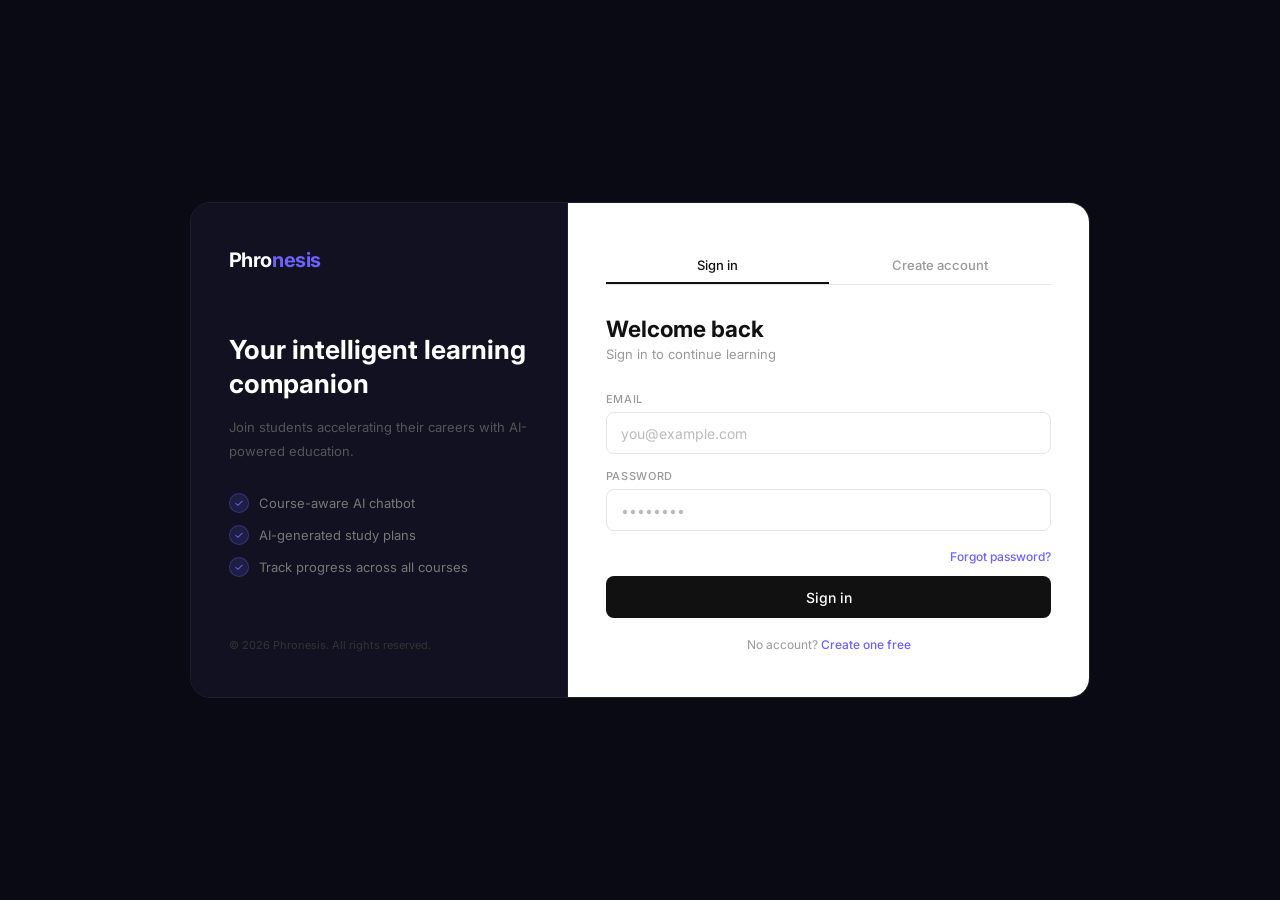
<file: index.html>
<!DOCTYPE html>
<html lang="en">
<head>
  <meta charset="UTF-8"/><meta name="viewport" content="width=device-width, initial-scale=1.0"/>
  <title>Phronesis — Sign in</title>
  <link rel="preconnect" href="https://fonts.googleapis.com"/>
  <link href="https://fonts.googleapis.com/css2?family=Inter:wght@400;500;600;700&display=swap" rel="stylesheet"/>
  <link rel="stylesheet" href="/static/style.css"/>
  <style>
    body{background:#0a0a14;min-height:100vh;display:flex;align-items:center;justify-content:center}
    .auth-wrap{width:100%;max-width:900px;margin:2rem;display:flex;border-radius:20px;overflow:hidden;border:0.5px solid #1e1e2e;animation:fadeUp 0.6s ease forwards}
    .auth-left{width:42%;background:#111122;padding:3rem 2.5rem;display:flex;flex-direction:column;justify-content:space-between;border-right:0.5px solid #1e1e2e}
    .auth-logo{font-size:20px;font-weight:700;color:#fff;letter-spacing:-0.02em}
    .auth-logo span{color:#6c63ff}
    .auth-tagline{flex:1;display:flex;flex-direction:column;justify-content:center;padding:2rem 0}
    .auth-tagline h2{font-size:1.75rem;color:#fff;line-height:1.3;margin-bottom:1rem}
    .auth-tagline p{font-size:13px;color:#555;line-height:1.8;margin-bottom:2rem}
    .feature-list{display:flex;flex-direction:column;gap:12px}
    .feature-item{display:flex;align-items:center;gap:10px;font-size:13px;color:#777}
    .feature-check{width:20px;height:20px;border-radius:50%;background:rgba(108,99,255,0.15);border:0.5px solid rgba(108,99,255,0.3);display:flex;align-items:center;justify-content:center;flex-shrink:0;font-size:11px;color:#6c63ff}
    .auth-left-footer{font-size:11px;color:#333}
    .auth-right{width:58%;background:#fff;padding:3rem 2.5rem;display:flex;flex-direction:column;justify-content:center}
    .tabs{display:flex;border-bottom:0.5px solid var(--border);margin-bottom:2rem}
    .tab-btn{flex:1;padding:0.6rem;font-size:13px;font-weight:500;color:var(--text-muted);background:none;border:none;border-bottom:2px solid transparent;margin-bottom:-0.5px;transition:all 0.2s}
    .tab-btn.active{color:var(--text-primary);border-bottom-color:var(--text-primary)}
    .form-title{font-size:1.5rem;font-weight:700;margin-bottom:0.3rem}
    .form-sub{font-size:13px;color:var(--text-muted);margin-bottom:2rem}
    .form-panel{display:none}.form-panel.active{display:block}
    .form-footer{margin-top:1.25rem;font-size:12px;color:var(--text-muted);text-align:center}
    .form-footer a{color:#6c63ff;font-weight:500;cursor:pointer}
    .error-msg{background:#ffebee;color:#c62828;font-size:12px;padding:10px 14px;border-radius:var(--radius-sm);margin-bottom:1rem;display:none}
    .error-msg.show{display:block}
    .forgot-link{text-align:right;margin-bottom:0.75rem}
    .forgot-link a{font-size:12px;color:#6c63ff;font-weight:500;cursor:pointer}
  </style>
</head>
<body>
  <div class="auth-wrap">
    <div class="auth-left">
      <div class="auth-logo">Phro<span>nesis</span></div>
      <div class="auth-tagline">
        <h2>Your intelligent learning companion</h2>
        <p>Join students accelerating their careers with AI-powered education.</p>
        <div class="feature-list">
          <div class="feature-item"><div class="feature-check">✓</div>Course-aware AI chatbot</div>
          <div class="feature-item"><div class="feature-check">✓</div>AI-generated study plans</div>
          <div class="feature-item"><div class="feature-check">✓</div>Track progress across all courses</div>
        </div>
      </div>
      <div class="auth-left-footer">© 2026 Phronesis. All rights reserved.</div>
    </div>
    <div class="auth-right">
      <div class="tabs">
        <button class="tab-btn active" id="tab-login" onclick="switchTab('login')">Sign in</button>
        <button class="tab-btn" id="tab-register" onclick="switchTab('register')">Create account</button>
      </div>
      <div class="form-panel active" id="panel-login">
        <div class="form-title">Welcome back</div>
        <div class="form-sub">Sign in to continue learning</div>
        <div class="error-msg" id="login-error"></div>
        <div class="field"><label>Email</label><input type="email" id="login-email" placeholder="you@example.com"/></div>
        <div class="field"><label>Password</label><input type="password" id="login-password" placeholder="••••••••"/></div>
        <div class="forgot-link"><a onclick="window.location.href='/forgot'">Forgot password?</a></div>
        <button class="btn btn-dark btn-full" id="login-btn" onclick="handleLogin()">Sign in</button>
        <div class="form-footer">No account? <a onclick="switchTab('register')">Create one free</a></div>
      </div>
      <div class="form-panel" id="panel-register">
        <div class="form-title">Create account</div>
        <div class="form-sub">Start learning in seconds</div>
        <div class="error-msg" id="register-error"></div>
        <div class="field"><label>Full name</label><input type="text" id="reg-name" placeholder="Your name"/></div>
        <div class="field"><label>Email</label><input type="email" id="reg-email" placeholder="you@example.com"/></div>
        <div class="field"><label>Password</label><input type="password" id="reg-password" placeholder="Min. 8 characters"/></div>
        <button class="btn btn-primary btn-full" id="register-btn" onclick="handleRegister()">Create account</button>
        <div class="form-footer">Already have an account? <a onclick="switchTab('login')">Sign in</a></div>
      </div>
    </div>
  </div>
  <script src="/static/app.js"></script>
  <script>
    if (isLoggedIn()) redirectByRole(getUser());
    function switchTab(tab) {
      document.querySelectorAll('.tab-btn').forEach(b=>b.classList.remove('active'));
      document.querySelectorAll('.form-panel').forEach(p=>p.classList.remove('active'));
      document.getElementById('tab-'+tab).classList.add('active');
      document.getElementById('panel-'+tab).classList.add('active');
    }
    function showErr(id,msg){const el=document.getElementById(id);el.textContent=msg;el.classList.add('show')}
    function clearErr(id){document.getElementById(id).classList.remove('show')}
    async function handleLogin(){
      clearErr('login-error');
      const email=document.getElementById('login-email').value.trim();
      const password=document.getElementById('login-password').value;
      const btn=document.getElementById('login-btn');
      if(!email||!password)return showErr('login-error','Please fill in all fields');
      setLoading(btn,true);
      try{const user=await login(email,password);toast('Welcome back, '+user.name+'!');setTimeout(()=>redirectByRole(user),800)}
      catch(err){showErr('login-error',err.message);setLoading(btn,false)}
    }
    async function handleRegister(){
      clearErr('register-error');
      const name=document.getElementById('reg-name').value.trim();
      const email=document.getElementById('reg-email').value.trim();
      const password=document.getElementById('reg-password').value;
      const btn=document.getElementById('register-btn');
      if(!name||!email||!password)return showErr('register-error','Please fill in all fields');
      if(password.length<8)return showErr('register-error','Password must be at least 8 characters');
      setLoading(btn,true);
      try{const user=await register(name,email,password);toast('Account created! Welcome, '+user.name+'!');setTimeout(()=>redirectByRole(user),800)}
      catch(err){showErr('register-error',err.message);setLoading(btn,false)}
    }
    document.addEventListener('keydown',e=>{
      if(e.key!=='Enter')return;
      if(document.getElementById('panel-login').classList.contains('active'))handleLogin();
      else handleRegister();
    });
  </script>
</body>
</html>
</file>
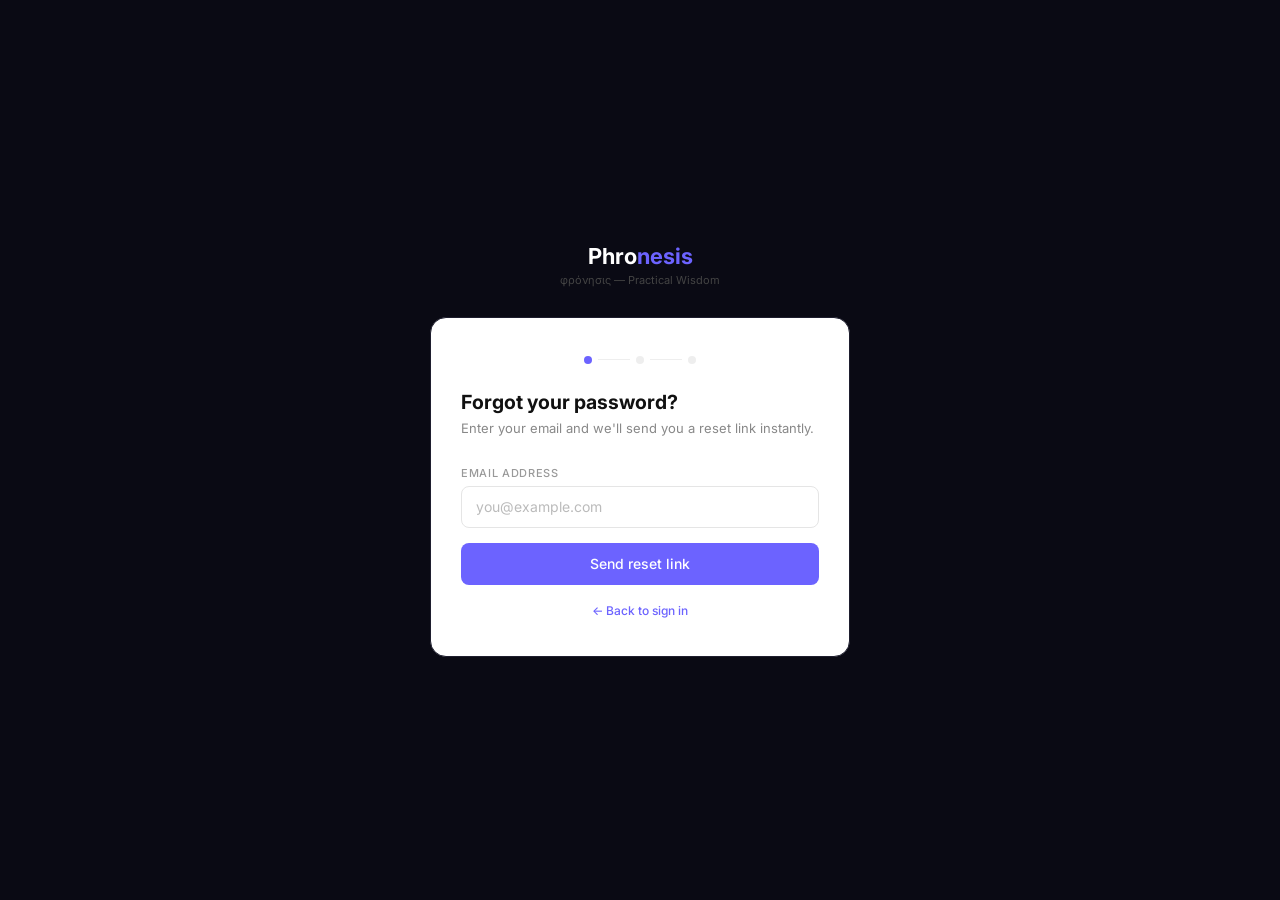
<file: forgot.html>
<!DOCTYPE html>
<html lang="en">
<head>
  <meta charset="UTF-8"/><meta name="viewport" content="width=device-width, initial-scale=1.0"/>
  <title>Phronesis — Forgot Password</title>
  <link rel="preconnect" href="https://fonts.googleapis.com"/>
  <link href="https://fonts.googleapis.com/css2?family=Inter:wght@400;500;600;700&display=swap" rel="stylesheet"/>
  <link rel="stylesheet" href="/static/style.css"/>
  <style>
    body{background:#0a0a14;min-height:100vh;display:flex;align-items:center;justify-content:center}
    .wrap{width:100%;max-width:420px;margin:2rem;animation:fadeUp 0.5s ease forwards}
    .logo{text-align:center;margin-bottom:2rem}
    .logo-text{font-size:22px;font-weight:700;color:#fff}.logo-text span{color:#6c63ff}
    .logo-sub{font-size:11px;color:#444;margin-top:4px}
    .card{background:#fff;border-radius:16px;padding:2.5rem 2rem;border:0.5px solid #1e1e2e}
    .step{display:none}.step.active{display:block}
    .step-title{font-size:1.3rem;font-weight:700;color:#111;margin-bottom:0.3rem}
    .step-sub{font-size:13px;color:#888;margin-bottom:1.75rem;line-height:1.6}
    .error-msg{background:#ffebee;color:#c62828;font-size:12px;padding:10px 14px;border-radius:8px;margin-bottom:1rem;display:none}
    .error-msg.show{display:block}
    .info-box{background:#f4f3ff;border:0.5px solid #d4d0ff;border-radius:10px;padding:14px 16px;margin-bottom:1.5rem}
    .info-box p{font-size:12px;color:#4a43b8;line-height:1.7;margin:0}
    .divider-text{text-align:center;font-size:12px;color:#ccc;margin:1rem 0}
    .back{display:block;text-align:center;margin-top:1.25rem;font-size:12px;color:#888}
    .back a{color:#6c63ff;font-weight:500;cursor:pointer}
    .email-highlight{color:#6c63ff;font-weight:600}
    .steps-indicator{display:flex;align-items:center;justify-content:center;gap:6px;margin-bottom:1.75rem}
    .step-dot{width:8px;height:8px;border-radius:50%;background:#eee;transition:background 0.3s}
    .step-dot.active{background:#6c63ff}
    .step-line{width:32px;height:1px;background:#eee}
  </style>
</head>
<body>
  <div class="wrap">
    <div class="logo"><div class="logo-text">Phro<span>nesis</span></div><div class="logo-sub">φρόνησις — Practical Wisdom</div></div>
    <div class="card">
      <div class="steps-indicator">
        <div class="step-dot active" id="dot-1"></div><div class="step-line"></div>
        <div class="step-dot" id="dot-2"></div><div class="step-line"></div>
        <div class="step-dot" id="dot-3"></div>
      </div>
      <div class="step active" id="step-email">
        <div class="step-title">Forgot your password?</div>
        <div class="step-sub">Enter your email and we'll send you a reset link instantly.</div>
        <div class="error-msg" id="email-error"></div>
        <div class="field"><label>Email address</label><input type="email" id="email-input" placeholder="you@example.com" onkeydown="if(event.key==='Enter')handleSendLink()"/></div>
        <button class="btn btn-primary btn-full" id="email-btn" onclick="handleSendLink()">Send reset link</button>
        <div class="back"><a onclick="window.location.href='/login'">← Back to sign in</a></div>
      </div>
      <div class="step" id="step-check">
        <div style="text-align:center;font-size:48px;margin-bottom:1rem">📧</div>
        <div class="step-title" style="text-align:center">Check your email</div>
        <div class="step-sub" style="text-align:center">We sent a password reset link to<br/><span class="email-highlight" id="sent-to-email"></span></div>
        <div class="info-box"><p>📎 Click the link in the email to reset your password.<br/>⏱ The link expires in <strong>15 minutes</strong>.<br/>📁 Check your spam folder if you don't see it.</p></div>
        <div class="divider-text">didn't get it?</div>
        <button class="btn btn-outline btn-full" id="resend-btn" onclick="handleResend()">Resend reset link</button>
        <div class="back"><a onclick="window.location.href='/login'">← Back to sign in</a></div>
      </div>
      <div class="step" id="step-resent">
        <div style="text-align:center;font-size:48px;margin-bottom:1rem">✅</div>
        <div class="step-title" style="text-align:center">Link resent!</div>
        <div class="step-sub" style="text-align:center">A new reset link has been sent to<br/><span class="email-highlight" id="resent-to-email"></span></div>
        <button class="btn btn-outline btn-full" onclick="showStep('step-check');setDots(2)">← Back</button>
        <div class="back"><a onclick="window.location.href='/login'">← Back to sign in</a></div>
      </div>
    </div>
  </div>
  <script src="/static/app.js"></script>
  <script>
    let userEmail='';
    async function handleSendLink(){
      const email=document.getElementById('email-input').value.trim();
      const btn=document.getElementById('email-btn');const err=document.getElementById('email-error');err.classList.remove('show');
      if(!email){err.textContent='Please enter your email';return err.classList.add('show')}
      setLoading(btn,true);
      try{await apiPost('/api/auth/forgot-password',{email});userEmail=email;document.getElementById('sent-to-email').textContent=email;showStep('step-check');setDots(2)}
      catch(e){err.textContent=e.message;err.classList.add('show');setLoading(btn,false)}
    }
    async function handleResend(){
      const btn=document.getElementById('resend-btn');setLoading(btn,true);
      try{await apiPost('/api/auth/forgot-password',{email:userEmail});document.getElementById('resent-to-email').textContent=userEmail;showStep('step-resent');setDots(3)}
      catch(e){toast(e.message,'error')}
      setLoading(btn,false);
    }
    function showStep(id){document.querySelectorAll('.step').forEach(s=>s.classList.remove('active'));document.getElementById(id).classList.add('active')}
    function setDots(active){[1,2,3].forEach(i=>document.getElementById('dot-'+i).classList.toggle('active',i<=active))}
  </script>
</body>
</html>
</file>
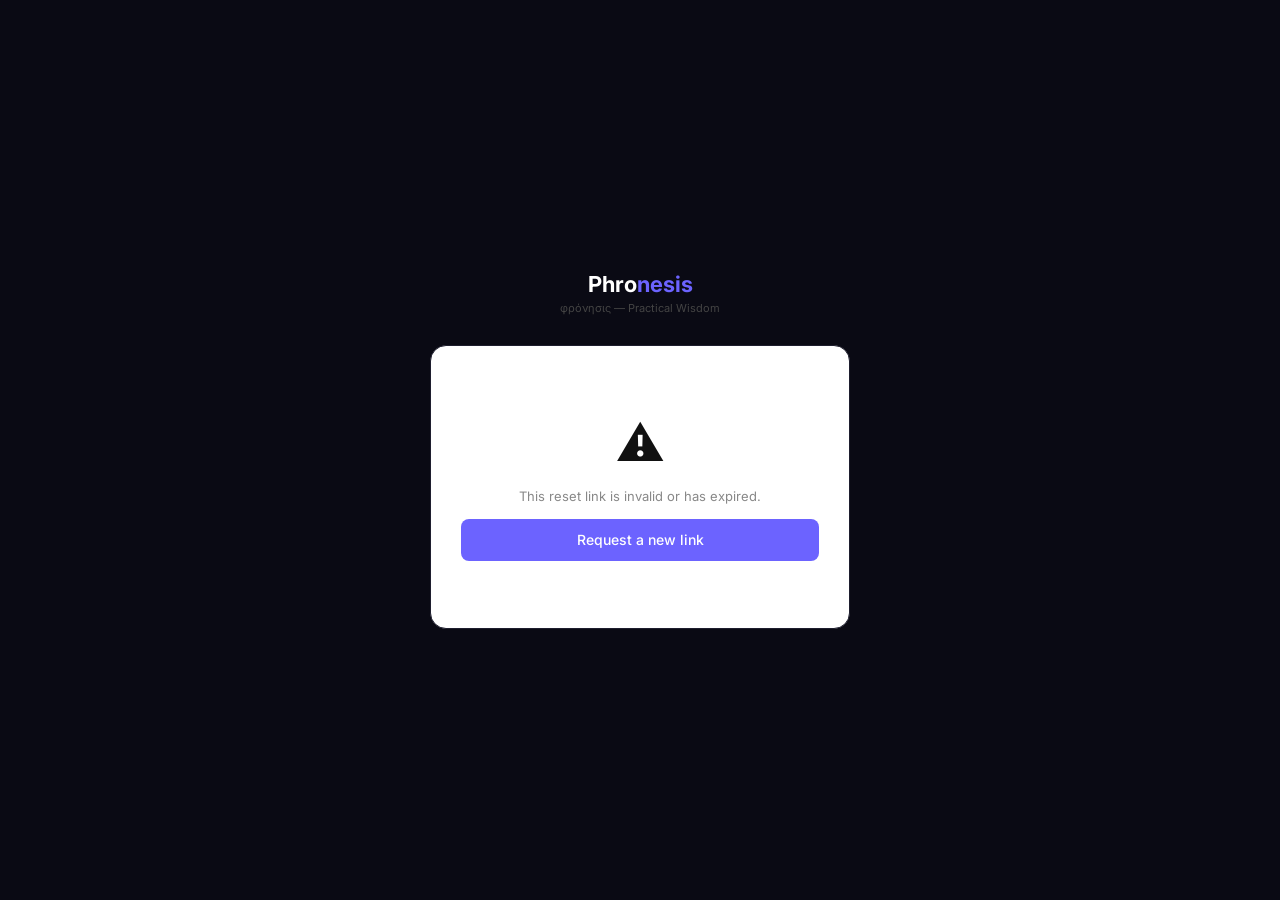
<file: reset.html>
<!DOCTYPE html>
<html lang="en">
<head>
  <meta charset="UTF-8"/><meta name="viewport" content="width=device-width, initial-scale=1.0"/>
  <title>Phronesis — Reset Password</title>
  <link rel="preconnect" href="https://fonts.googleapis.com"/>
  <link href="https://fonts.googleapis.com/css2?family=Inter:wght@400;500;600;700&display=swap" rel="stylesheet"/>
  <link rel="stylesheet" href="/static/style.css"/>
  <style>
    body{background:#0a0a14;min-height:100vh;display:flex;align-items:center;justify-content:center}
    .wrap{width:100%;max-width:420px;margin:2rem;animation:fadeUp 0.5s ease forwards}
    .logo{text-align:center;margin-bottom:2rem}
    .logo-text{font-size:22px;font-weight:700;color:#fff}.logo-text span{color:#6c63ff}
    .logo-sub{font-size:11px;color:#444;margin-top:4px}
    .card{background:#fff;border-radius:16px;padding:2.5rem 2rem;border:0.5px solid #1e1e2e}
    .step{display:none}.step.active{display:block}
    .step-title{font-size:1.3rem;font-weight:700;color:#111;margin-bottom:0.3rem}
    .step-sub{font-size:13px;color:#888;margin-bottom:1.75rem;line-height:1.6}
    .pw-wrap{position:relative}.pw-wrap input{padding-right:44px}
    .toggle-pw{position:absolute;right:12px;top:50%;transform:translateY(-50%);background:none;border:none;cursor:pointer;color:#888;font-size:16px;padding:0}
    .strength-bar{height:3px;border-radius:2px;background:#eee;margin-top:6px;overflow:hidden}
    .strength-fill{height:100%;border-radius:2px;transition:width 0.3s,background 0.3s;width:0%}
    .strength-label{font-size:11px;color:#888;margin-top:4px}
    .error-msg{background:#ffebee;color:#c62828;font-size:12px;padding:10px 14px;border-radius:8px;margin-bottom:1rem;display:none}
    .error-msg.show{display:block}
    .no-token{text-align:center;padding:2rem 0}
    .no-token p{color:#888;font-size:13px;margin-bottom:1rem}
  </style>
</head>
<body>
  <div class="wrap">
    <div class="logo"><div class="logo-text">Phro<span>nesis</span></div><div class="logo-sub">φρόνησις — Practical Wisdom</div></div>
    <div class="card">
      <div class="step active" id="step-reset">
        <div class="step-title">Set new password</div>
        <div class="step-sub">Choose a strong password for your account.</div>
        <div class="error-msg" id="reset-error"></div>
        <div class="field"><label>New password</label><div class="pw-wrap"><input type="password" id="new-password" placeholder="Min. 8 characters" oninput="checkStrength(this.value)"/><button class="toggle-pw" onclick="togglePw('new-password',this)" type="button">👁</button></div><div class="strength-bar"><div class="strength-fill" id="strength-fill"></div></div><div class="strength-label" id="strength-label"></div></div>
        <div class="field"><label>Confirm password</label><div class="pw-wrap"><input type="password" id="confirm-password" placeholder="Repeat your password"/><button class="toggle-pw" onclick="togglePw('confirm-password',this)" type="button">👁</button></div></div>
        <button class="btn btn-primary btn-full" id="reset-btn" onclick="handleReset()">Reset password</button>
      </div>
      <div class="step" id="step-success">
        <div style="text-align:center;font-size:48px;margin-bottom:1rem">🔐</div>
        <div class="step-title" style="text-align:center">Password updated!</div>
        <div class="step-sub" style="text-align:center">You can now sign in with your new password.</div>
        <button class="btn btn-primary btn-full" onclick="window.location.href='/login'">Go to sign in</button>
      </div>
      <div class="step" id="step-notoken">
        <div class="no-token"><div style="font-size:48px;margin-bottom:1rem">⚠️</div><p>This reset link is invalid or has expired.</p><button class="btn btn-primary btn-full" onclick="window.location.href='/forgot'">Request a new link</button></div>
      </div>
    </div>
  </div>
  <script src="/static/app.js"></script>
  <script>
    const params=new URLSearchParams(window.location.search);const token=params.get('token');
    if(!token)showStep('step-notoken');
    async function handleReset(){
      const newPw=document.getElementById('new-password').value;const confPw=document.getElementById('confirm-password').value;
      const btn=document.getElementById('reset-btn');const err=document.getElementById('reset-error');err.classList.remove('show');
      if(!newPw||!confPw){err.textContent='Please fill in both fields';return err.classList.add('show')}
      if(newPw.length<8){err.textContent='Password must be at least 8 characters';return err.classList.add('show')}
      if(newPw!==confPw){err.textContent='Passwords do not match';return err.classList.add('show')}
      setLoading(btn,true);
      try{await apiPost('/api/auth/reset-password',{token,new_password:newPw});showStep('step-success')}
      catch(e){err.textContent=e.message;err.classList.add('show');setLoading(btn,false)}
    }
    function checkStrength(pw){
      const fill=document.getElementById('strength-fill');const label=document.getElementById('strength-label');let score=0;
      if(pw.length>=8)score++;if(pw.length>=12)score++;if(/[A-Z]/.test(pw))score++;if(/[0-9]/.test(pw))score++;if(/[^A-Za-z0-9]/.test(pw))score++;
      const levels=[{pct:'0%',color:'#eee',text:''},{pct:'25%',color:'#e53935',text:'Weak'},{pct:'50%',color:'#fb8c00',text:'Fair'},{pct:'75%',color:'#fdd835',text:'Good'},{pct:'90%',color:'#43a047',text:'Strong'},{pct:'100%',color:'#1b5e20',text:'Very strong'}];
      const lvl=levels[Math.min(score,5)];fill.style.width=lvl.pct;fill.style.background=lvl.color;label.textContent=lvl.text;label.style.color=lvl.color;
    }
    function togglePw(id,btn){const input=document.getElementById(id);input.type=input.type==='password'?'text':'password';btn.textContent=input.type==='password'?'👁':'🙈'}
    function showStep(id){document.querySelectorAll('.step').forEach(s=>s.classList.remove('active'));document.getElementById(id).classList.add('active')}
  </script>
</body>
</html>
</file>
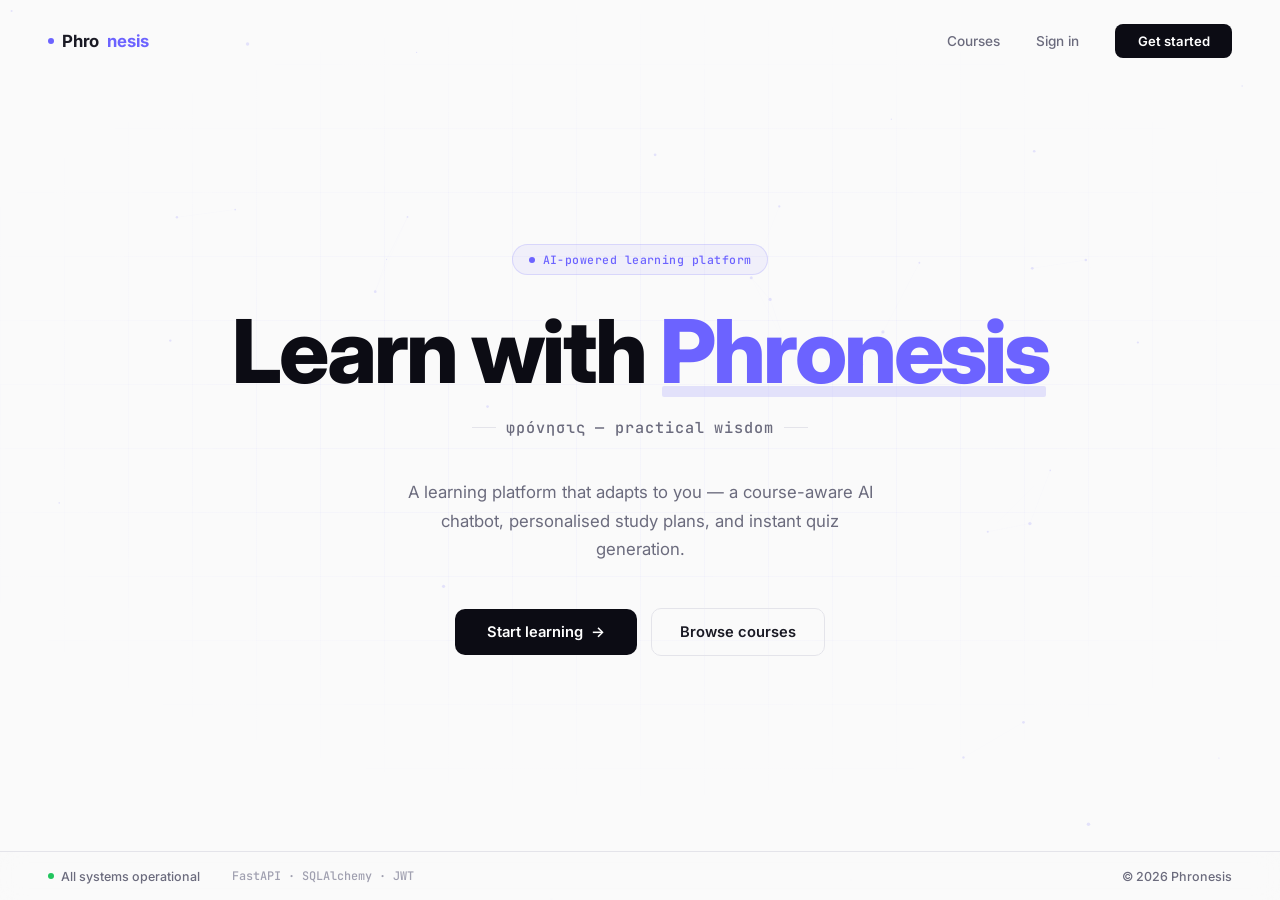
<file: welcome.html>
<!DOCTYPE html>
<html lang="en">
<head>
  <meta charset="UTF-8"/>
  <meta name="viewport" content="width=device-width, initial-scale=1.0"/>
  <title>Phronesis — Practical Wisdom</title>
  <link rel="preconnect" href="https://fonts.googleapis.com"/>
  <link href="https://fonts.googleapis.com/css2?family=Inter:wght@300;400;500;600;700;800&family=JetBrains+Mono:wght@400;500&display=swap" rel="stylesheet"/>
  <style>
    *,*::before,*::after{box-sizing:border-box;margin:0;padding:0}
    :root{
      --brand:#6c63ff;
      --brand-soft:#8a82ff;
      --ink:#0c0c14;
      --paper:#fafafa;
      --text:#1a1a24;
      --text-soft:#6b6b7d;
      --line:#e4e4ea;
      --font:'Inter',sans-serif;
      --mono:'JetBrains Mono',monospace;
    }
    html,body{height:100%;overflow:hidden}
    body{font-family:var(--font);background:var(--paper);color:var(--text)}

    /* faint grid — barely there */
    .grid-bg{
      position:fixed;inset:0;
      background-image:linear-gradient(rgba(108,99,255,0.035) 1px,transparent 1px),linear-gradient(90deg,rgba(108,99,255,0.035) 1px,transparent 1px);
      background-size:64px 64px;pointer-events:none;z-index:0;
      -webkit-mask-image:radial-gradient(ellipse 80% 60% at 50% 45%, black 30%, transparent 75%);
      mask-image:radial-gradient(ellipse 80% 60% at 50% 45%, black 30%, transparent 75%);
    }

    #bg-canvas{position:fixed;inset:0;z-index:1;pointer-events:none;opacity:0.55}

    /* ── nav ── */
    nav{
      position:fixed;top:0;left:0;right:0;z-index:100;
      padding:1.5rem 3rem;display:flex;align-items:center;justify-content:space-between;
    }
    .nav-logo{
      font-size:1.05rem;font-weight:700;color:var(--text);letter-spacing:-0.01em;
      display:flex;align-items:center;gap:8px;
    }
    .nav-logo .dot{width:6px;height:6px;border-radius:50%;background:var(--brand)}
    .nav-logo span{color:var(--brand)}
    .nav-links{display:flex;align-items:center;gap:2.25rem}
    .nav-links a{
      font-size:0.85rem;font-weight:500;color:var(--text-soft);
      text-decoration:none;cursor:pointer;transition:color 0.2s;
    }
    .nav-links a:hover{color:var(--text)}
    .nav-cta{
      padding:0.55rem 1.4rem;font-size:0.82rem;font-weight:600;
      background:var(--ink);color:#fff;border:none;border-radius:8px;cursor:pointer;
      font-family:var(--font);transition:all 0.2s;
    }
    .nav-cta:hover{background:var(--brand);transform:translateY(-1px);box-shadow:0 4px 16px rgba(108,99,255,0.3)}

    /* ── hero ── */
    .hero{
      position:fixed;inset:0;z-index:10;
      display:flex;flex-direction:column;align-items:center;justify-content:center;
      text-align:center;padding:2rem;
    }

    .eyebrow{
      display:inline-flex;align-items:center;gap:8px;
      font-family:var(--mono);font-size:0.72rem;font-weight:500;
      color:var(--brand);letter-spacing:0.04em;
      padding:0.45rem 1rem;border-radius:100px;
      background:rgba(108,99,255,0.07);border:1px solid rgba(108,99,255,0.18);
      margin-bottom:2rem;
      opacity:0;animation:fadeUp 0.7s 0.1s forwards;
    }
    .eyebrow .pulse{
      width:6px;height:6px;border-radius:50%;background:var(--brand);
      animation:pulse 2s infinite;
    }
    @keyframes pulse{0%,100%{opacity:1}50%{opacity:0.3}}

    .hero-title{
      font-size:clamp(2.75rem,7vw,5.5rem);
      font-weight:800;letter-spacing:-0.035em;line-height:1.02;
      color:var(--ink);margin-bottom:1.25rem;
      opacity:0;animation:fadeUp 0.7s 0.22s forwards;
    }
    .hero-title .accent{
      color:var(--brand);
      position:relative;
    }
    .hero-title .accent::after{
      content:'';position:absolute;left:2px;right:2px;bottom:0.08em;height:0.13em;
      background:rgba(108,99,255,0.16);z-index:-1;border-radius:2px;
    }

    .greek-line{
      font-family:var(--mono);font-size:0.95rem;font-weight:500;
      color:var(--text-soft);letter-spacing:0.06em;margin-bottom:2.5rem;
      opacity:0;animation:fadeUp 0.7s 0.34s forwards;
      display:flex;align-items:center;gap:10px;
    }
    .greek-line .sep{width:24px;height:1px;background:var(--line)}

    .hero-desc{
      font-size:1.05rem;line-height:1.7;color:var(--text-soft);
      max-width:480px;margin-bottom:2.75rem;font-weight:400;
      opacity:0;animation:fadeUp 0.7s 0.46s forwards;
    }

    .hero-btns{
      display:flex;gap:0.875rem;align-items:center;
      opacity:0;animation:fadeUp 0.7s 0.58s forwards;
    }

    .btn-primary{
      position:relative;padding:0.875rem 2rem;font-size:0.92rem;font-weight:600;
      background:var(--ink);color:#fff;border:none;border-radius:10px;cursor:pointer;
      font-family:var(--font);transition:all 0.25s cubic-bezier(0.2,0.8,0.2,1);
      display:inline-flex;align-items:center;gap:8px;overflow:hidden;
    }
    .btn-primary::before{
      content:'';position:absolute;inset:0;
      background:linear-gradient(135deg,var(--brand),var(--brand-soft));
      opacity:0;transition:opacity 0.25s;
    }
    .btn-primary span{position:relative;z-index:1;display:flex;align-items:center;gap:8px}
    .btn-primary:hover::before{opacity:1}
    .btn-primary:hover{transform:translateY(-2px);box-shadow:0 8px 24px rgba(108,99,255,0.35)}
    .btn-primary .arrow{transition:transform 0.25s}
    .btn-primary:hover .arrow{transform:translateX(3px)}

    .btn-secondary{
      padding:0.875rem 1.75rem;font-size:0.92rem;font-weight:600;
      background:transparent;color:var(--text);
      border:1.5px solid var(--line);border-radius:10px;cursor:pointer;
      font-family:var(--font);transition:all 0.2s;
    }
    .btn-secondary:hover{border-color:var(--brand);color:var(--brand);background:rgba(108,99,255,0.04)}

    /* ── bottom strip ── */
    .bottom-strip{
      position:fixed;bottom:0;left:0;right:0;z-index:50;
      border-top:1px solid var(--line);
      background:rgba(250,250,250,0.85);backdrop-filter:blur(12px);
      padding:1rem 3rem;
      display:flex;align-items:center;justify-content:space-between;
    }
    .strip-left{display:flex;align-items:center;gap:2rem}
    .strip-item{
      display:flex;align-items:center;gap:7px;
      font-size:0.78rem;color:var(--text-soft);font-weight:500;
    }
    .strip-dot{width:6px;height:6px;border-radius:50%;background:#22c55e}
    .strip-item.mono{font-family:var(--mono);font-size:0.74rem;color:#a0a0b0}
    .strip-copy{font-size:0.78rem;color:var(--text-soft);font-weight:500}

    @keyframes fadeUp{
      from{opacity:0;transform:translateY(18px)}
      to{opacity:1;transform:translateY(0)}
    }
  </style>
</head>
<body>

<div class="grid-bg"></div>
<canvas id="bg-canvas"></canvas>

<nav>
  <div class="nav-logo"><span class="dot"></span>Phro<span>nesis</span></div>
  <div class="nav-links">
    <a onclick="window.location.href='/courses'">Courses</a>
    <a onclick="window.location.href='/login'">Sign in</a>
    <button class="nav-cta" onclick="window.location.href='/login'">Get started</button>
  </div>
</nav>

<section class="hero">
  <div class="eyebrow">
    <span class="pulse"></span>
    AI-powered learning platform
  </div>

  <h1 class="hero-title">
    Learn with <span class="accent">Phronesis</span>
  </h1>

  <div class="greek-line">
    <span class="sep"></span>
    φρόνησις — practical wisdom
    <span class="sep"></span>
  </div>

  <p class="hero-desc">
    A learning platform that adapts to you — a course-aware AI chatbot,
    personalised study plans, and instant quiz generation.
  </p>

  <div class="hero-btns">
    <button class="btn-primary" onclick="window.location.href='/login'">
      <span>Start learning <span class="arrow">→</span></span>
    </button>
    <button class="btn-secondary" onclick="window.location.href='/courses'">
      Browse courses
    </button>
  </div>
</section>

<div class="bottom-strip">
  <div class="strip-left">
    <div class="strip-item"><span class="strip-dot"></span>All systems operational</div>
    <div class="strip-item mono">FastAPI · SQLAlchemy · JWT</div>
  </div>
  <div class="strip-copy">© 2026 Phronesis</div>
</div>

<script>
  const canvas = document.getElementById('bg-canvas');
  const ctx    = canvas.getContext('2d');
  function resize(){canvas.width=window.innerWidth;canvas.height=window.innerHeight}
  resize();
  window.addEventListener('resize', resize);

  const particles = Array.from({length:36},()=>({
    x:Math.random()*window.innerWidth,
    y:Math.random()*window.innerHeight,
    vx:(Math.random()-0.5)*0.18,
    vy:(Math.random()-0.5)*0.18,
    size:Math.random()*1.2+0.6,
  }));

  let mouse={x:-999,y:-999};
  document.addEventListener('mousemove',e=>{mouse.x=e.clientX;mouse.y=e.clientY});

  function drawFrame(){
    ctx.clearRect(0,0,canvas.width,canvas.height);

    particles.forEach(p=>{
      p.x+=p.vx;p.y+=p.vy;
      if(p.x<0||p.x>canvas.width)p.vx*=-1;
      if(p.y<0||p.y>canvas.height)p.vy*=-1;
      const dx=p.x-mouse.x,dy=p.y-mouse.y,d=Math.sqrt(dx*dx+dy*dy);
      if(d<110){p.x+=dx/d*0.5;p.y+=dy/d*0.5}
      ctx.beginPath();ctx.arc(p.x,p.y,p.size,0,Math.PI*2);
      ctx.fillStyle='rgba(108,99,255,0.28)';ctx.fill();
    });

    for(let i=0;i<particles.length;i++){
      for(let j=i+1;j<particles.length;j++){
        const dx=particles[i].x-particles[j].x,dy=particles[i].y-particles[j].y;
        const d=Math.sqrt(dx*dx+dy*dy);
        if(d<130){
          ctx.beginPath();ctx.moveTo(particles[i].x,particles[i].y);
          ctx.lineTo(particles[j].x,particles[j].y);
          ctx.strokeStyle=`rgba(108,99,255,${0.07*(1-d/130)})`;
          ctx.lineWidth=0.6;ctx.stroke();
        }
      }
    }
    requestAnimationFrame(drawFrame);
  }
  drawFrame();
</script>
</body>
</html>
</file>
<file: static/style.css>
*,*::before,*::after{box-sizing:border-box;margin:0;padding:0}
:root{
  --brand:#6c63ff;--brand-dark:#4a43b8;--bg-dark:#0a0a14;
  --bg-card:#ffffff;--bg-surface:#f4f4f6;--text-primary:#111111;
  --text-secondary:#555555;--text-muted:#999999;--border:#e5e5e5;
  --danger:#e24b4a;--success:#2e7d32;
  --radius-sm:8px;--radius-md:12px;--radius-lg:16px;
  --font:'Inter',system-ui,sans-serif;
}
html,body{height:100%;font-family:var(--font);font-size:15px;color:var(--text-primary);background:var(--bg-surface);-webkit-font-smoothing:antialiased}
a{text-decoration:none;color:inherit}
button{cursor:pointer;font-family:var(--font)}
input{font-family:var(--font);outline:none}
.btn{display:inline-flex;align-items:center;justify-content:center;gap:8px;padding:0 24px;height:42px;border-radius:var(--radius-sm);font-size:14px;font-weight:500;border:none;transition:opacity 0.15s,transform 0.1s}
.btn:active{transform:scale(0.98)}
.btn-primary{background:var(--brand);color:#fff}
.btn-primary:hover{opacity:0.9}
.btn-dark{background:var(--text-primary);color:#fff}
.btn-dark:hover{opacity:0.85}
.btn-outline{background:transparent;color:var(--text-primary);border:0.5px solid var(--border)}
.btn-outline:hover{background:var(--bg-surface)}
.btn-ghost-light{background:rgba(255,255,255,0.08);color:#fff;border:0.5px solid rgba(255,255,255,0.15)}
.btn-ghost-light:hover{background:rgba(255,255,255,0.15)}
.btn-danger{background:#ffebee;color:var(--danger);border:0.5px solid #ffcdd2}
.btn-danger:hover{background:#ffcdd2}
.btn-sm{height:32px;padding:0 14px;font-size:12px}
.btn-full{width:100%}
.field{margin-bottom:1rem}
.field label{display:block;font-size:11px;font-weight:500;color:var(--text-muted);letter-spacing:0.06em;text-transform:uppercase;margin-bottom:6px}
.field input,.field textarea{width:100%;height:42px;border:0.5px solid var(--border);border-radius:var(--radius-sm);padding:0 14px;font-size:14px;color:var(--text-primary);background:#fff;transition:border-color 0.15s}
.field input:focus,.field textarea:focus{border-color:var(--brand)}
.field input::placeholder,.field textarea::placeholder{color:#bbb}
.field textarea{height:auto;padding:12px 14px}
.pill{display:inline-block;font-size:11px;padding:3px 10px;border-radius:20px;font-weight:500}
.pill-green{background:#e8f5e9;color:#2e7d32}
.pill-red{background:#ffebee;color:#c62828}
.pill-purple{background:#eeecff;color:#4a43b8}
.pill-gray{background:#f1f1f1;color:#555}
#toast{position:fixed;bottom:2rem;left:50%;transform:translateX(-50%) translateY(80px);background:var(--text-primary);color:#fff;padding:12px 24px;border-radius:100px;font-size:13px;font-weight:500;opacity:0;transition:all 0.3s cubic-bezier(0.34,1.56,0.64,1);z-index:9999;white-space:nowrap}
#toast.show{opacity:1;transform:translateX(-50%) translateY(0)}
#toast.error{background:var(--danger)}
.spinner{width:18px;height:18px;border:2px solid rgba(255,255,255,0.3);border-top-color:#fff;border-radius:50%;animation:spin 0.6s linear infinite;display:inline-block}
@keyframes spin{to{transform:rotate(360deg)}}
.navbar{height:56px;background:var(--bg-dark);display:flex;align-items:center;justify-content:space-between;padding:0 2rem;position:sticky;top:0;z-index:100}
.navbar-logo{font-size:16px;font-weight:700;color:#fff;letter-spacing:-0.02em}
.navbar-logo span{color:var(--brand)}
.navbar-right{display:flex;align-items:center;gap:1rem}
.avatar{width:32px;height:32px;border-radius:50%;background:var(--brand);display:flex;align-items:center;justify-content:center;font-size:12px;font-weight:600;color:#fff;flex-shrink:0}
@keyframes fadeUp{from{opacity:0;transform:translateY(16px)}to{opacity:1;transform:translateY(0)}}
</file>
